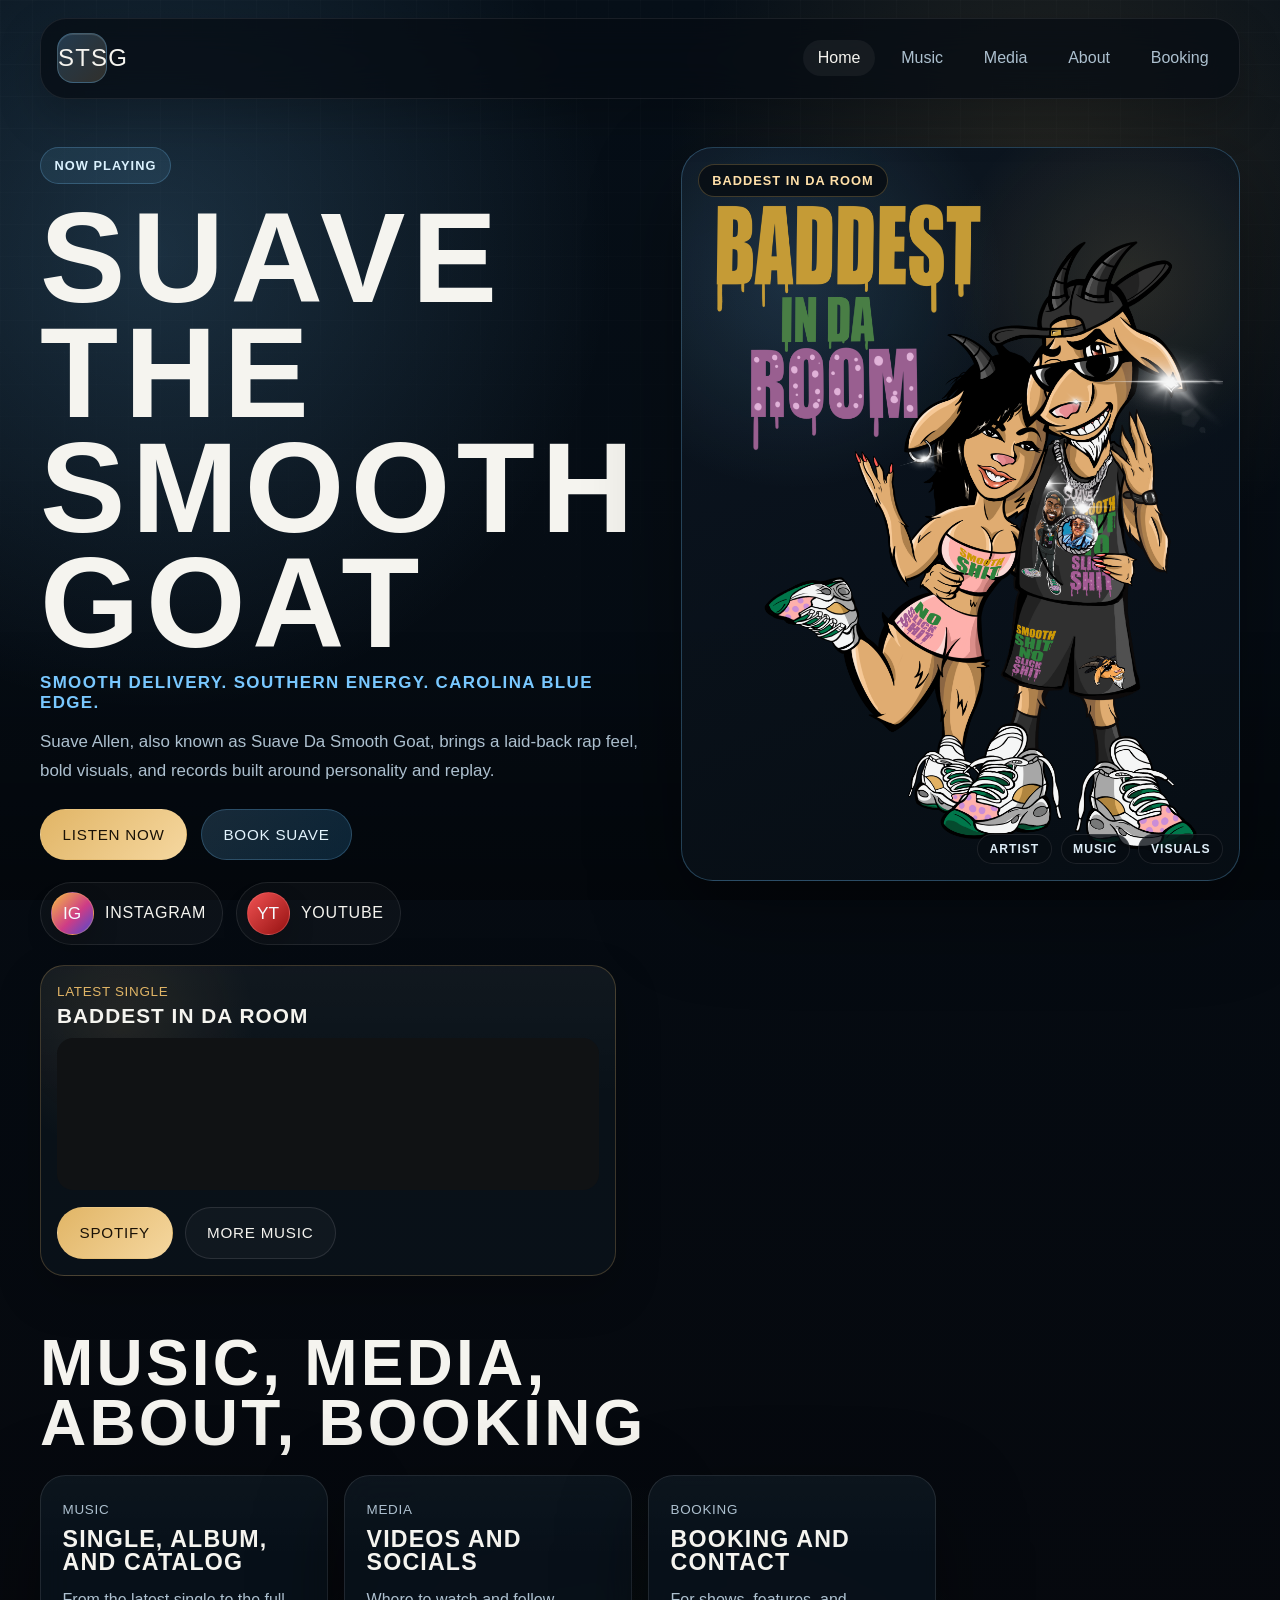
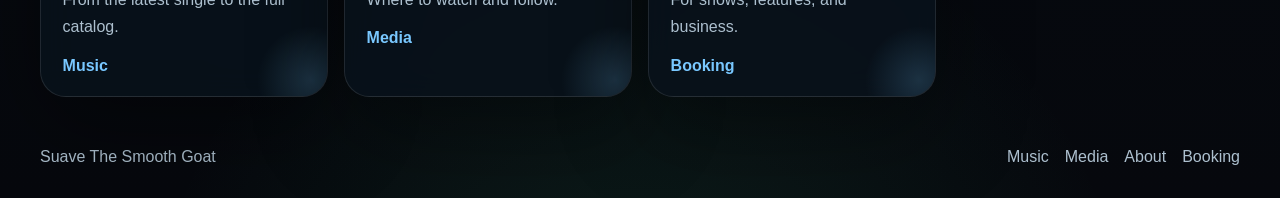
<file: index.html>
<!DOCTYPE html>
<html lang="en">
<head>
  <meta charset="UTF-8">
  <meta name="viewport" content="width=device-width, initial-scale=1.0">
  <title>Suave The Smooth Goat | Official Site</title>
  <meta
    name="description"
    content="Official site for Suave The Smooth Goat. Hear the latest single, explore media, and send booking inquiries."
  >
  <link rel="preconnect" href="https://fonts.googleapis.com">
  <link rel="preconnect" href="https://fonts.gstatic.com" crossorigin>
  <link href="https://fonts.googleapis.com/css2?family=Anton&family=Space+Grotesk:wght@400;500;700&display=swap" rel="stylesheet">
  <link rel="stylesheet" href="styles.css">
</head>
<body>
  <div class="page-shell">
    <header class="hero">
      <nav class="topbar">
        <a class="brand-mark" href="index.html">STSG</a>
        <button class="menu-toggle" type="button" aria-expanded="false" aria-controls="site-nav" aria-label="Open menu">
          <span></span>
          <span></span>
          <span></span>
        </button>
        <div class="topbar-links" id="site-nav">
          <a class="is-active" href="index.html">Home</a>
          <a href="music.html">Music</a>
          <a href="media.html">Media</a>
          <a href="about.html">About</a>
          <a href="booking.html">Booking</a>
        </div>
      </nav>

      <section class="hero-grid">
        <div class="hero-copy">
          <div class="hero-topline">
            <span class="status-pill">Now Playing</span>
          </div>
          <h1>
            <span>Suave The</span>
            <span>Smooth Goat</span>
          </h1>
          <p class="hero-subtitle">Smooth delivery. Southern energy. Carolina blue edge.</p>
          <p class="hero-text">
            Suave Allen, also known as Suave Da Smooth Goat, brings a laid-back rap feel,
            bold visuals, and records built around personality and replay.
          </p>

          <div class="hero-actions">
            <a class="button button-primary" href="music.html">Listen Now</a>
            <button class="button button-secondary" type="button" data-open-booking>Book Suave</button>
          </div>

          <div class="hero-socials" aria-label="Social links">
            <a class="hero-social-link" href="https://www.instagram.com/704suaveee?igsh=cGxidTRuYmcxOGFx" target="_blank" rel="noreferrer" aria-label="Instagram">
              <span class="social-icon social-icon-instagram" aria-hidden="true">IG</span>
              <span>Instagram</span>
            </a>
            <a class="hero-social-link" href="https://youtube.com/@suavedasmoothgoat?si=DJgppnsHRm622ST8" target="_blank" rel="noreferrer" aria-label="YouTube">
              <span class="social-icon social-icon-youtube" aria-hidden="true">YT</span>
              <span>YouTube</span>
            </a>
          </div>

          <div class="hero-player">
            <p class="music-kicker">Latest single</p>
            <h3>Baddest in Da Room</h3>
            <iframe
              src="https://open.spotify.com/embed/track/3P5gqLFVo1aS9KatmZWe0g?utm_source=generator"
              title="Spotify player for Baddest in Da Room in hero"
              loading="lazy"
              allow="autoplay; clipboard-write; encrypted-media; fullscreen; picture-in-picture"
            ></iframe>
            <div class="hero-player-actions">
              <a class="button button-primary" href="https://open.spotify.com/track/3P5gqLFVo1aS9KatmZWe0g" target="_blank" rel="noreferrer">Spotify</a>
              <a class="button button-ghost" href="music.html">More Music</a>
            </div>
          </div>
        </div>

        <div class="hero-art">
          <div class="logo-frame">
            <span class="logo-frame-badge">Baddest in da room</span>
            <img src="logo.png" alt="Suave The Smooth Goat logo art">
            <div class="logo-frame-meta">
              <span>Artist</span>
              <span>Music</span>
              <span>Visuals</span>
            </div>
          </div>
        </div>
      </section>
    </header>

    <main>
      <section class="section">
        <div class="section-heading">
          <h2>Music, media, about, booking</h2>
        </div>

        <div class="feature-grid feature-grid-four">
          <article class="panel feature-card">
            <p class="music-kicker">Music</p>
            <h3>Single, album, and catalog</h3>
            <p>From the latest single to the full catalog.</p>
            <a class="text-link" href="music.html">Music</a>
          </article>
          <article class="panel feature-card">
            <p class="music-kicker">Media</p>
            <h3>Videos and socials</h3>
            <p>Where to watch and follow.</p>
            <a class="text-link" href="media.html">Media</a>
          </article>
          <article class="panel feature-card">
            <p class="music-kicker">Booking</p>
            <h3>Booking and contact</h3>
            <p>For shows, features, and business.</p>
            <a class="text-link" href="booking.html">Booking</a>
          </article>
        </div>
      </section>

    </main>

    <footer class="site-footer">
      <p>Suave The Smooth Goat</p>
      <div class="footer-links">
        <a href="music.html">Music</a>
        <a href="media.html">Media</a>
        <a href="about.html">About</a>
        <a href="booking.html">Booking</a>
      </div>
    </footer>
  </div>

  <div class="booking-modal" id="booking-modal" hidden>
    <div class="booking-modal-backdrop" data-close-booking></div>
    <div class="booking-modal-panel" role="dialog" aria-modal="true" aria-labelledby="booking-modal-title">
      <button class="booking-modal-close" type="button" aria-label="Close booking form" data-close-booking>×</button>
      <p class="eyebrow">Booking</p>
      <h2 id="booking-modal-title">Send booking inquiry</h2>
      <p class="booking-modal-copy">
        Send show, feature, interview, or business requests here.
      </p>

      <form
        class="panel inquiry-form booking-modal-form"
        action="https://formsubmit.co/Suaveallen4@gmail.com"
        method="POST"
      >
        <input type="hidden" name="_subject" value="New Suave The Smooth Goat inquiry">
        <input type="hidden" name="_captcha" value="false">
        <input type="hidden" name="_template" value="table">

        <label>
          Name
          <input type="text" name="name" placeholder="Your name" required>
        </label>

        <label>
          Email
          <input type="email" name="email" placeholder="Your email" required>
        </label>

        <label>
          Inquiry type
          <select name="inquiry_type" required>
            <option value="">Select one</option>
            <option>Performance booking</option>
            <option>Feature request</option>
            <option>Interview or media</option>
            <option>Business collaboration</option>
          </select>
        </label>

        <label>
          Message
          <textarea name="message" rows="6" placeholder="Tell us about your event, budget, or opportunity." required></textarea>
        </label>

        <div class="stacked-actions">
          <button class="button button-primary" type="submit">Send inquiry</button>
          <a class="button button-secondary" href="booking.html">Booking page</a>
        </div>
      </form>
    </div>
  </div>

  <script src="site.js"></script>
</body>
</html>
</file>
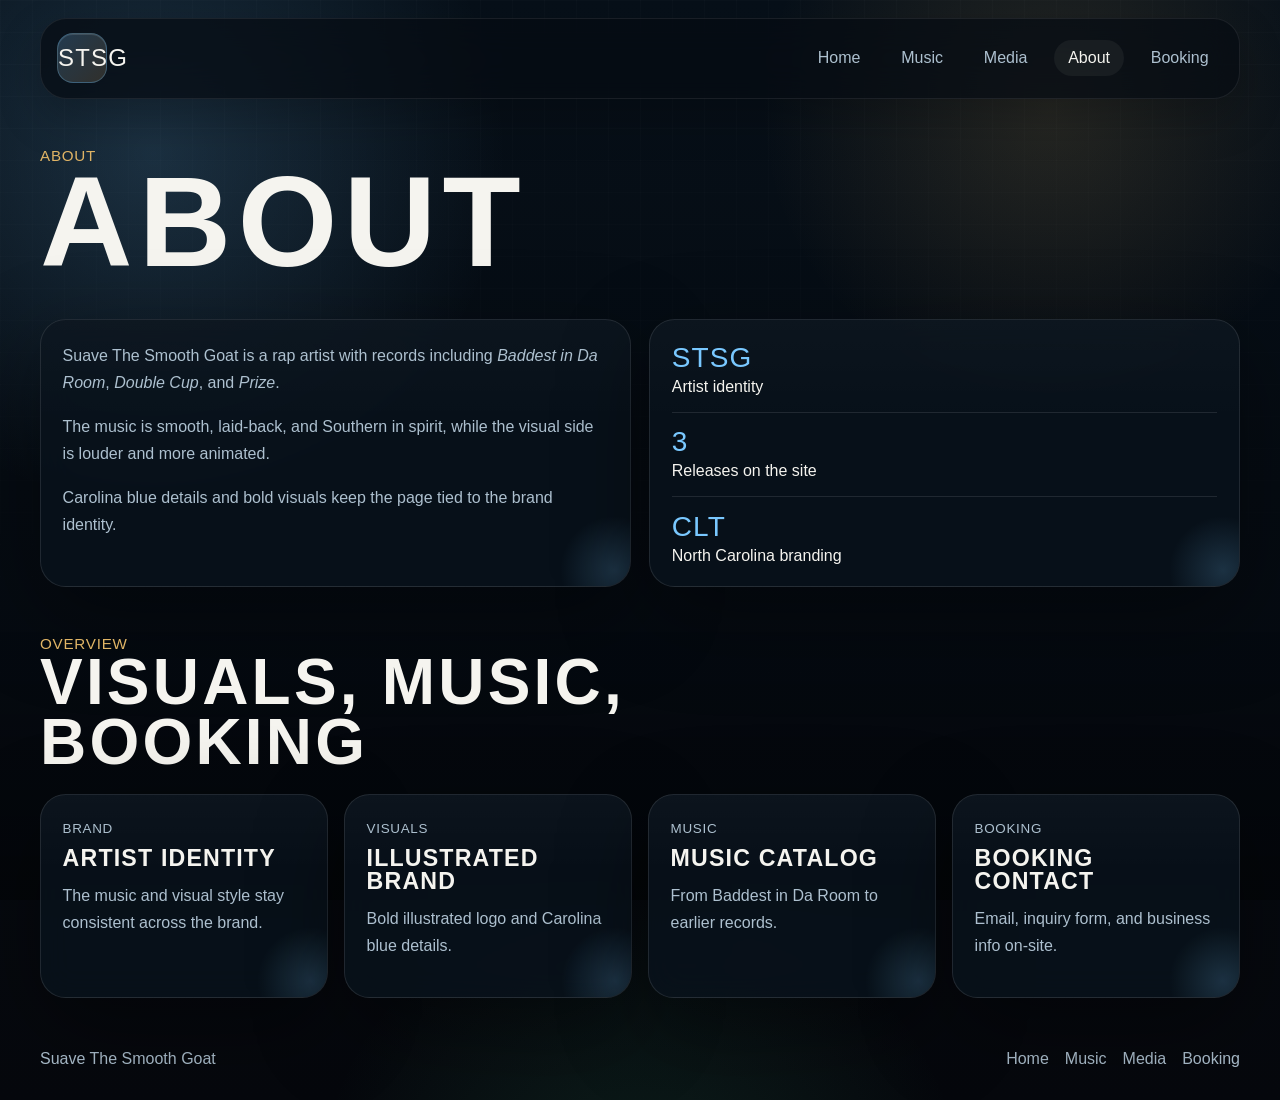
<file: about.html>
<!DOCTYPE html>
<html lang="en">
<head>
  <meta charset="UTF-8">
  <meta name="viewport" content="width=device-width, initial-scale=1.0">
  <title>About | Suave The Smooth Goat</title>
  <meta
    name="description"
    content="About Suave The Smooth Goat, with a visual brand, catalog markers, and a Carolina blue identity."
  >
  <link rel="preconnect" href="https://fonts.googleapis.com">
  <link rel="preconnect" href="https://fonts.gstatic.com" crossorigin>
  <link href="https://fonts.googleapis.com/css2?family=Anton&family=Space+Grotesk:wght@400;500;700&display=swap" rel="stylesheet">
  <link rel="stylesheet" href="styles.css">
</head>
<body class="inner-page">
  <div class="page-shell">
    <header class="page-hero">
      <nav class="topbar">
        <a class="brand-mark" href="index.html">STSG</a>
        <button class="menu-toggle" type="button" aria-expanded="false" aria-controls="site-nav" aria-label="Open menu">
          <span></span>
          <span></span>
          <span></span>
        </button>
        <div class="topbar-links" id="site-nav">
          <a href="index.html">Home</a>
          <a href="music.html">Music</a>
          <a href="media.html">Media</a>
          <a class="is-active" href="about.html">About</a>
          <a href="booking.html">Booking</a>
        </div>
      </nav>

      <section class="page-heading">
        <p class="eyebrow">About</p>
        <h1>About</h1>
      </section>
    </header>

    <main>
      <section class="section">
        <div class="split-grid">
          <article class="panel statement-panel">
            <p>
              Suave The Smooth Goat is a rap artist with records including
              <em>Baddest in Da Room</em>, <em>Double Cup</em>, and <em>Prize</em>.
            </p>
            <p>
              The music is smooth, laid-back, and Southern in spirit, while the visual side is louder and more animated.
            </p>
            <p>
              Carolina blue details and bold visuals keep the page tied to the brand identity.
            </p>
          </article>

          <article class="panel stats-panel">
            <div class="stat">
              <span class="stat-value">STSG</span>
              <span class="stat-label">Artist identity</span>
            </div>
            <div class="stat">
              <span class="stat-value">3</span>
              <span class="stat-label">Releases on the site</span>
            </div>
            <div class="stat">
              <span class="stat-value">CLT</span>
              <span class="stat-label">North Carolina branding</span>
            </div>
          </article>
        </div>
      </section>

      <section class="section">
        <div class="section-heading">
          <p class="eyebrow">Overview</p>
          <h2>Visuals, music, booking</h2>
        </div>

        <div class="feature-grid feature-grid-four">
          <article class="panel feature-card">
            <p class="music-kicker">Brand</p>
            <h3>Artist identity</h3>
            <p>The music and visual style stay consistent across the brand.</p>
          </article>
          <article class="panel feature-card">
            <p class="music-kicker">Visuals</p>
            <h3>Illustrated brand</h3>
            <p>Bold illustrated logo and Carolina blue details.</p>
          </article>
          <article class="panel feature-card">
            <p class="music-kicker">Music</p>
            <h3>Music catalog</h3>
            <p>From Baddest in Da Room to earlier records.</p>
          </article>
          <article class="panel feature-card">
            <p class="music-kicker">Booking</p>
            <h3>Booking contact</h3>
            <p>Email, inquiry form, and business info on-site.</p>
          </article>
        </div>
      </section>
    </main>

    <footer class="site-footer">
      <p>Suave The Smooth Goat</p>
      <div class="footer-links">
        <a href="index.html">Home</a>
        <a href="music.html">Music</a>
        <a href="media.html">Media</a>
        <a href="booking.html">Booking</a>
      </div>
    </footer>
  </div>
  <script src="site.js"></script>
</body>
</html>
</file>
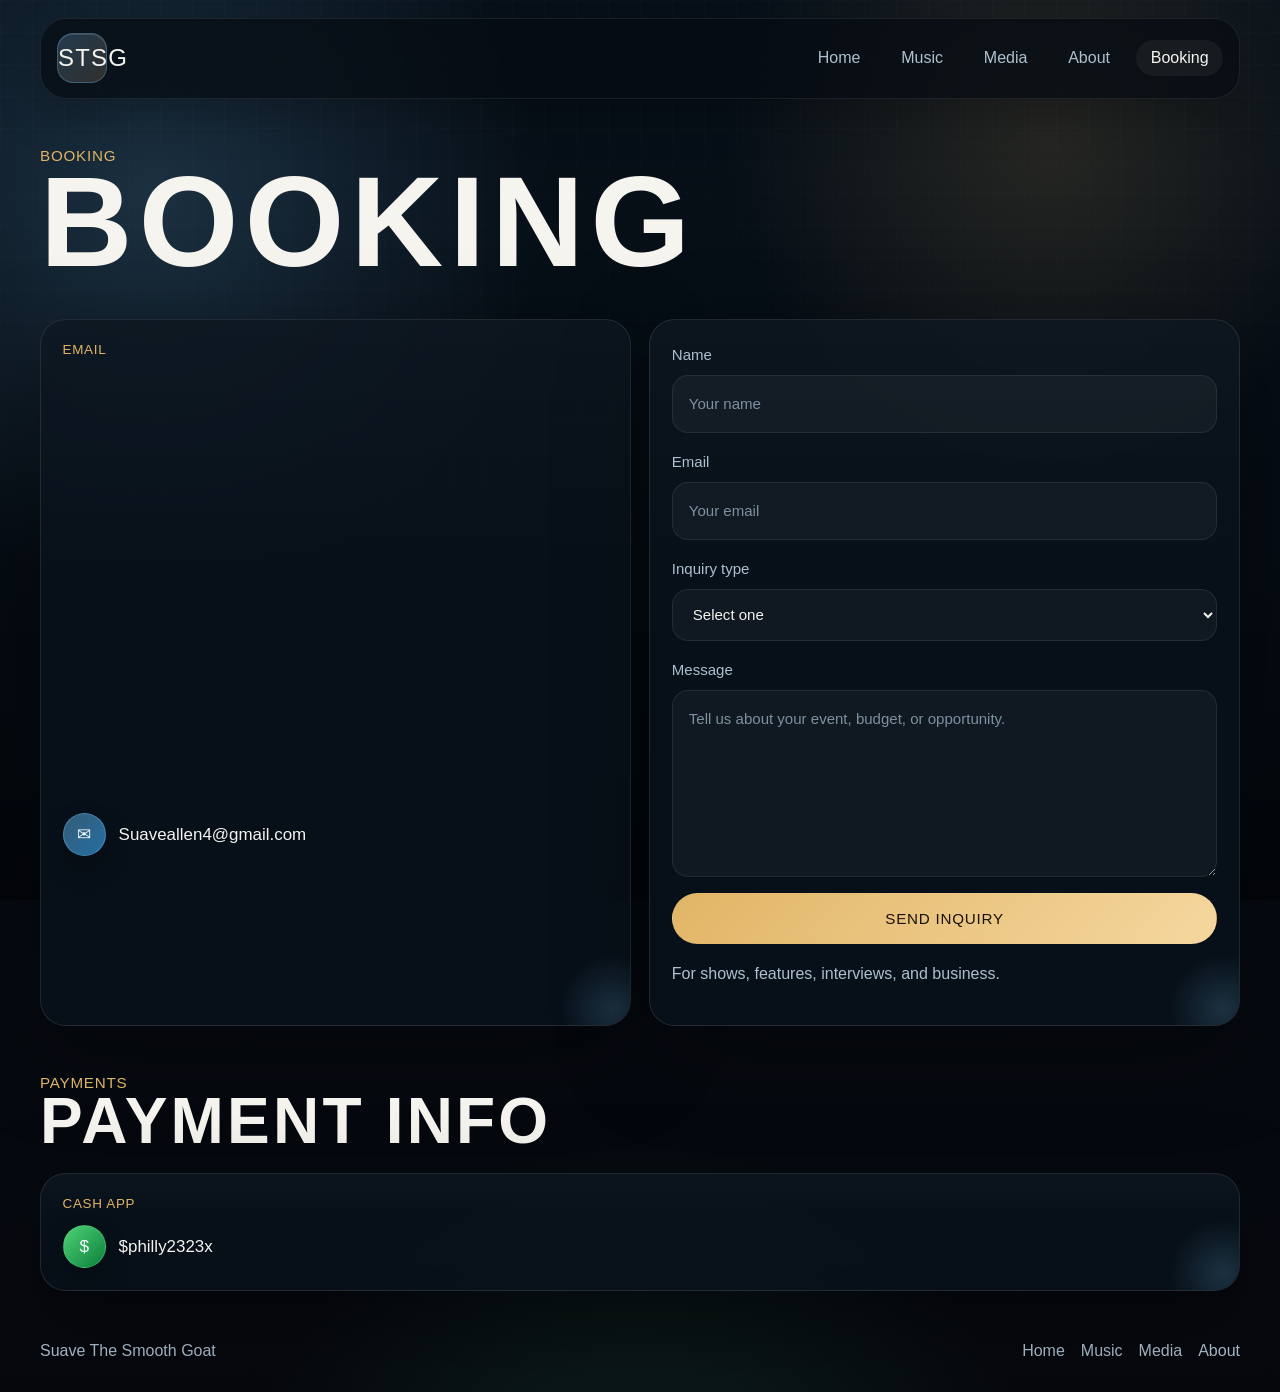
<file: booking.html>
<!DOCTYPE html>
<html lang="en">
<head>
  <meta charset="UTF-8">
  <meta name="viewport" content="width=device-width, initial-scale=1.0">
  <title>Booking | Suave The Smooth Goat</title>
  <meta
    name="description"
    content="Booking and business contact details for Suave The Smooth Goat."
  >
  <link rel="preconnect" href="https://fonts.googleapis.com">
  <link rel="preconnect" href="https://fonts.gstatic.com" crossorigin>
  <link href="https://fonts.googleapis.com/css2?family=Anton&family=Space+Grotesk:wght@400;500;700&display=swap" rel="stylesheet">
  <link rel="stylesheet" href="styles.css">
</head>
<body class="inner-page">
  <div class="page-shell">
    <header class="page-hero">
      <nav class="topbar">
        <a class="brand-mark" href="index.html">STSG</a>
        <button class="menu-toggle" type="button" aria-expanded="false" aria-controls="site-nav" aria-label="Open menu">
          <span></span>
          <span></span>
          <span></span>
        </button>
        <div class="topbar-links" id="site-nav">
          <a href="index.html">Home</a>
          <a href="music.html">Music</a>
          <a href="media.html">Media</a>
          <a href="about.html">About</a>
          <a class="is-active" href="booking.html">Booking</a>
        </div>
      </nav>

      <section class="page-heading">
        <p class="eyebrow">Booking</p>
        <h1>Booking</h1>
      </section>
    </header>

    <main>
      <section class="section">
        <div class="booking-grid">
          <div class="contact-cards">
            <article class="panel contact-card">
              <span class="contact-label">Email</span>
              <a class="social-link" href="mailto:Suaveallen4@gmail.com">
                <span class="social-icon" aria-hidden="true">✉</span>
                <span>Suaveallen4@gmail.com</span>
              </a>
            </article>
          </div>

          <form
            class="panel inquiry-form"
            action="https://formsubmit.co/Suaveallen4@gmail.com"
            method="POST"
          >
            <input type="hidden" name="_subject" value="New Suave The Smooth Goat inquiry">
            <input type="hidden" name="_captcha" value="false">
            <input type="hidden" name="_template" value="table">

            <label>
              Name
              <input type="text" name="name" placeholder="Your name" required>
            </label>

            <label>
              Email
              <input type="email" name="email" placeholder="Your email" required>
            </label>

            <label>
              Inquiry type
              <select name="inquiry_type" required>
                <option value="">Select one</option>
                <option>Performance booking</option>
                <option>Feature request</option>
                <option>Interview or media</option>
                <option>Business collaboration</option>
              </select>
            </label>

            <label>
              Message
              <textarea name="message" rows="6" placeholder="Tell us about your event, budget, or opportunity." required></textarea>
            </label>

            <button class="button button-primary" type="submit">Send inquiry</button>
            <p class="form-note">For shows, features, interviews, and business.</p>
          </form>
        </div>
      </section>

      <section class="section">
        <div class="section-heading">
          <p class="eyebrow">Payments</p>
          <h2>Payment info</h2>
        </div>

        <div class="contact-cards">
          <article class="panel contact-card">
            <span class="contact-label">Cash App</span>
            <p class="social-link">
              <span class="social-icon social-icon-cashapp" aria-hidden="true">$</span>
              <span>$philly2323x</span>
            </p>
          </article>
        </div>
      </section>
    </main>

    <footer class="site-footer">
      <p>Suave The Smooth Goat</p>
      <div class="footer-links">
        <a href="index.html">Home</a>
        <a href="music.html">Music</a>
        <a href="media.html">Media</a>
        <a href="about.html">About</a>
      </div>
    </footer>
  </div>
  <script src="site.js"></script>
</body>
</html>
</file>
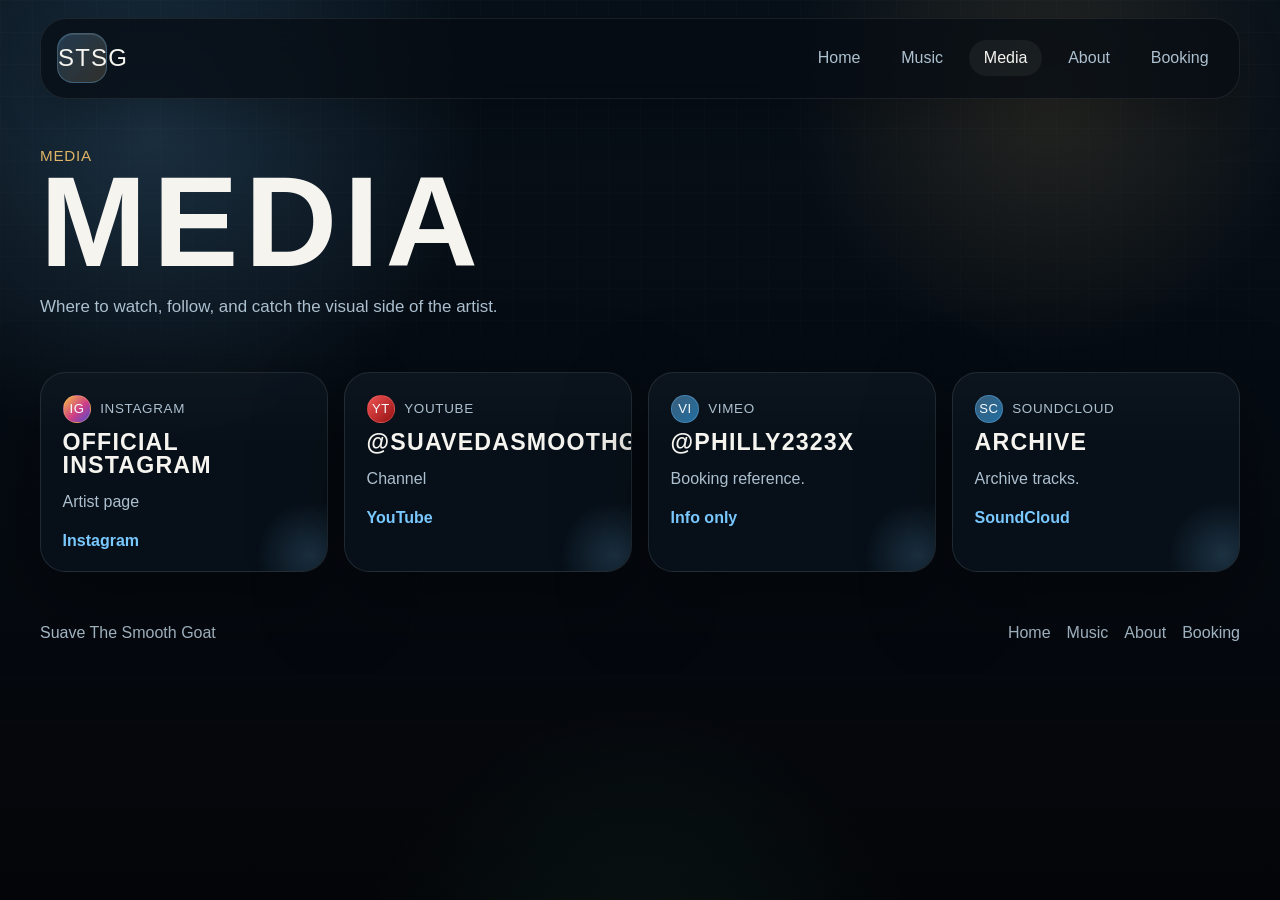
<file: media.html>
<!DOCTYPE html>
<html lang="en">
<head>
  <meta charset="UTF-8">
  <meta name="viewport" content="width=device-width, initial-scale=1.0">
  <title>Media | Suave The Smooth Goat</title>
  <meta
    name="description"
    content="Media and social channels for Suave The Smooth Goat, including YouTube, Instagram, and visual brand presentation."
  >
  <link rel="preconnect" href="https://fonts.googleapis.com">
  <link rel="preconnect" href="https://fonts.gstatic.com" crossorigin>
  <link href="https://fonts.googleapis.com/css2?family=Anton&family=Space+Grotesk:wght@400;500;700&display=swap" rel="stylesheet">
  <link rel="stylesheet" href="styles.css">
</head>
<body class="inner-page">
  <div class="page-shell">
    <header class="page-hero">
      <nav class="topbar">
        <a class="brand-mark" href="index.html">STSG</a>
        <button class="menu-toggle" type="button" aria-expanded="false" aria-controls="site-nav" aria-label="Open menu">
          <span></span>
          <span></span>
          <span></span>
        </button>
        <div class="topbar-links" id="site-nav">
          <a href="index.html">Home</a>
          <a href="music.html">Music</a>
          <a class="is-active" href="media.html">Media</a>
          <a href="about.html">About</a>
          <a href="booking.html">Booking</a>
        </div>
      </nav>

      <section class="page-heading">
        <p class="eyebrow">Media</p>
        <h1>Media</h1>
        <p class="hero-text">Where to watch, follow, and catch the visual side of the artist.</p>
      </section>
    </header>

    <main>
      <section class="section">
        <div class="feature-grid feature-grid-four">
          <article class="panel feature-card">
            <p class="music-kicker platform-kicker"><span class="social-icon social-icon-instagram" aria-hidden="true">IG</span><span>Instagram</span></p>
            <h3>Official Instagram</h3>
            <p>Artist page</p>
            <a class="text-link" href="https://www.instagram.com/704suaveee?igsh=cGxidTRuYmcxOGFx" target="_blank" rel="noreferrer">Instagram</a>
          </article>
          <article class="panel feature-card">
            <p class="music-kicker platform-kicker"><span class="social-icon social-icon-youtube" aria-hidden="true">YT</span><span>YouTube</span></p>
            <h3>@suavedasmoothgoat</h3>
            <p>Channel</p>
            <a class="text-link" href="https://youtube.com/@suavedasmoothgoat?si=DJgppnsHRm622ST8" target="_blank" rel="noreferrer">YouTube</a>
          </article>
          <article class="panel feature-card">
            <p class="music-kicker platform-kicker"><span class="social-icon" aria-hidden="true">VI</span><span>Vimeo</span></p>
            <h3>@philly2323x</h3>
            <p>Booking reference.</p>
            <span class="text-link">Info only</span>
          </article>
          <article class="panel feature-card">
            <p class="music-kicker platform-kicker"><span class="social-icon" aria-hidden="true">SC</span><span>SoundCloud</span></p>
            <h3>Archive</h3>
            <p>Archive tracks.</p>
            <a class="text-link" href="https://soundcloud.com/user-722110719" target="_blank" rel="noreferrer">SoundCloud</a>
          </article>
        </div>
      </section>
    </main>

    <footer class="site-footer">
      <p>Suave The Smooth Goat</p>
      <div class="footer-links">
        <a href="index.html">Home</a>
        <a href="music.html">Music</a>
        <a href="about.html">About</a>
        <a href="booking.html">Booking</a>
      </div>
    </footer>
  </div>
  <script src="site.js"></script>
</body>
</html>
</file>
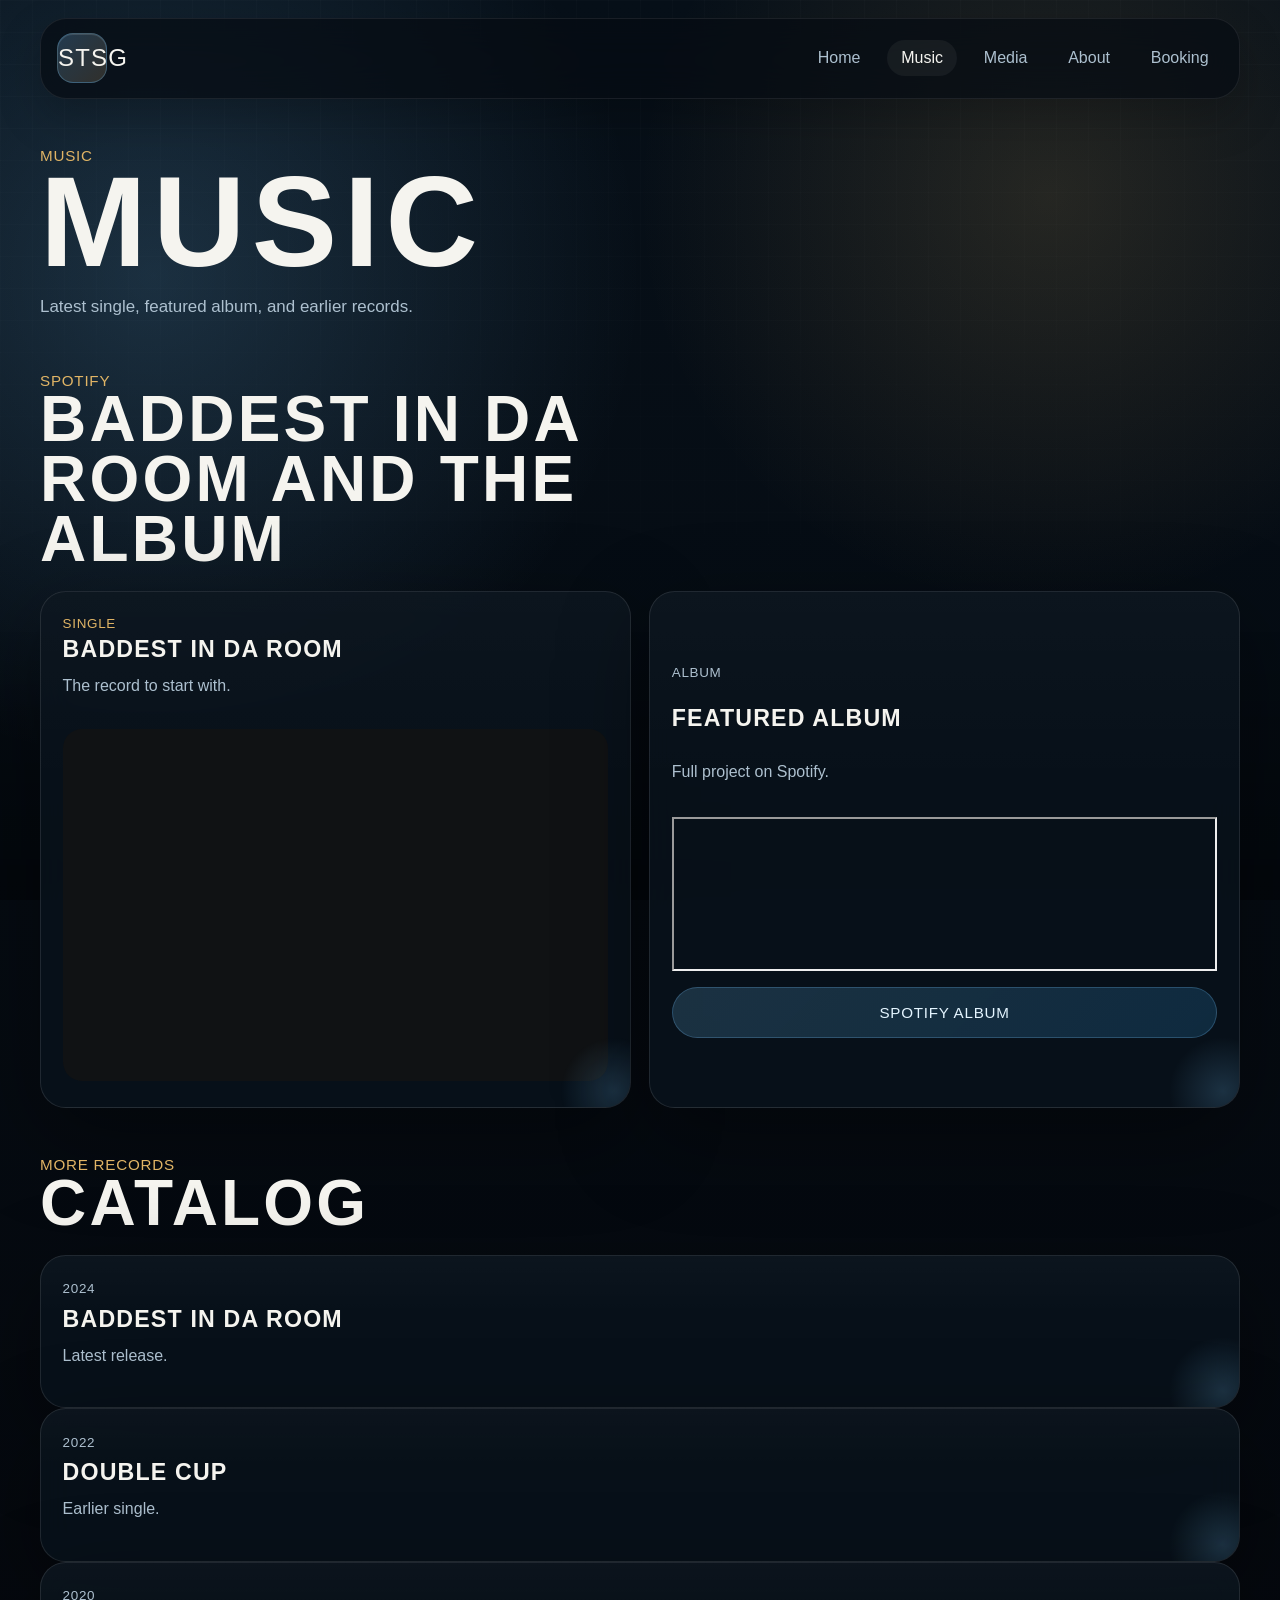
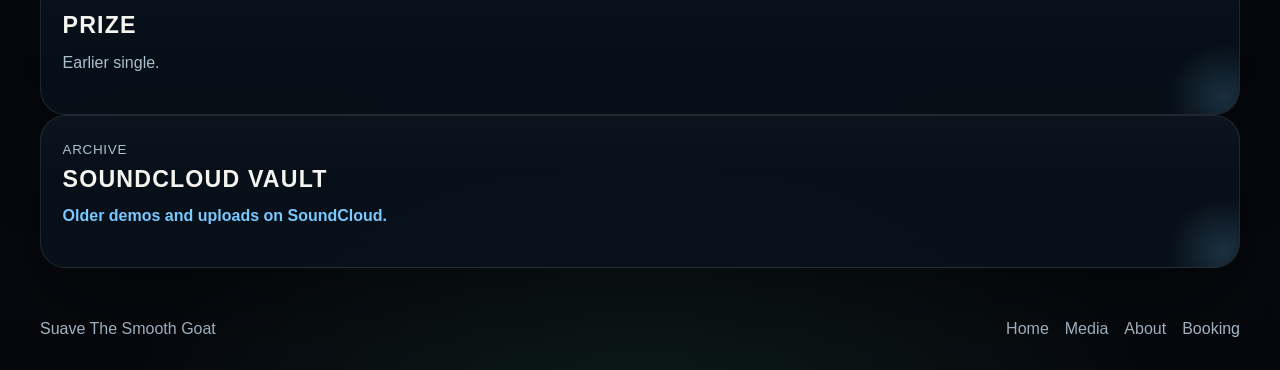
<file: music.html>
<!DOCTYPE html>
<html lang="en">
<head>
  <meta charset="UTF-8">
  <meta name="viewport" content="width=device-width, initial-scale=1.0">
  <title>Music | Suave The Smooth Goat</title>
  <meta
    name="description"
    content="Stream music from Suave The Smooth Goat, including the latest single, featured album, and catalog references."
  >
  <link rel="preconnect" href="https://fonts.googleapis.com">
  <link rel="preconnect" href="https://fonts.gstatic.com" crossorigin>
  <link href="https://fonts.googleapis.com/css2?family=Anton&family=Space+Grotesk:wght@400;500;700&display=swap" rel="stylesheet">
  <link rel="stylesheet" href="styles.css">
</head>
<body class="inner-page">
  <div class="page-shell">
    <header class="page-hero">
      <nav class="topbar">
        <a class="brand-mark" href="index.html">STSG</a>
        <button class="menu-toggle" type="button" aria-expanded="false" aria-controls="site-nav" aria-label="Open menu">
          <span></span>
          <span></span>
          <span></span>
        </button>
        <div class="topbar-links" id="site-nav">
          <a href="index.html">Home</a>
          <a class="is-active" href="music.html">Music</a>
          <a href="media.html">Media</a>
          <a href="about.html">About</a>
          <a href="booking.html">Booking</a>
        </div>
      </nav>

      <section class="page-heading">
        <p class="eyebrow">Music</p>
        <h1>Music</h1>
        <p class="hero-text">Latest single, featured album, and earlier records.</p>
      </section>
    </header>

    <main>
      <section class="section">
        <div class="section-heading">
          <p class="eyebrow">Spotify</p>
          <h2>Baddest in Da Room and the album</h2>
        </div>

        <div class="music-grid music-grid-featured">
          <article class="panel player-panel">
            <p class="music-kicker">Single</p>
            <h3>Baddest in Da Room</h3>
            <p class="release-meta">The record to start with.</p>
            <iframe
              src="https://open.spotify.com/embed/track/3P5gqLFVo1aS9KatmZWe0g?utm_source=generator"
              title="Spotify player for Baddest in Da Room"
              loading="lazy"
              allow="autoplay; clipboard-write; encrypted-media; fullscreen; picture-in-picture"
            ></iframe>
          </article>
          <article class="panel release-panel">
            <p class="music-kicker">Album</p>
            <h3>Featured album</h3>
            <p>Full project on Spotify.</p>
            <iframe
              src="https://open.spotify.com/embed/album/36TssRdwbdHCSwlqAFWKQa?utm_source=generator"
              title="Spotify player for featured album"
              loading="lazy"
              allow="autoplay; clipboard-write; encrypted-media; fullscreen; picture-in-picture"
            ></iframe>
            <a class="button button-secondary" href="https://open.spotify.com/album/36TssRdwbdHCSwlqAFWKQa?si=xAlyuQ0mTWSVu78FlxKxZQ" target="_blank" rel="noreferrer">Spotify Album</a>
          </article>
        </div>
      </section>

      <section class="section">
        <div class="section-heading">
          <p class="eyebrow">More records</p>
          <h2>Catalog</h2>
        </div>
        <div class="release-row">
          <article class="panel release-card">
            <p class="music-kicker">2024</p>
            <h3>Baddest in Da Room</h3>
            <p>Latest release.</p>
          </article>
          <article class="panel release-card">
            <p class="music-kicker">2022</p>
            <h3>Double Cup</h3>
            <p>Earlier single.</p>
          </article>
          <article class="panel release-card">
            <p class="music-kicker">2020</p>
            <h3>Prize</h3>
            <p>Earlier single.</p>
          </article>
          <article class="panel release-card">
            <p class="music-kicker">Archive</p>
            <h3>SoundCloud vault</h3>
            <p><a href="https://soundcloud.com/user-722110719" target="_blank" rel="noreferrer">Older demos and uploads on SoundCloud.</a></p>
          </article>
        </div>
      </section>
    </main>

    <footer class="site-footer">
      <p>Suave The Smooth Goat</p>
      <div class="footer-links">
        <a href="index.html">Home</a>
        <a href="media.html">Media</a>
        <a href="about.html">About</a>
        <a href="booking.html">Booking</a>
      </div>
    </footer>
  </div>
  <script src="site.js"></script>
</body>
</html>
</file>
<file: styles.css>
:root {
  --bg: #081018;
  --bg-soft: #101d29;
  --panel: rgba(9, 18, 27, 0.86);
  --panel-strong: rgba(12, 23, 35, 0.96);
  --ink: #f5f4ef;
  --muted: #adc0cf;
  --line: rgba(255, 255, 255, 0.1);
  --line-strong: rgba(112, 196, 255, 0.28);
  --sky: #79c8ff;
  --sky-deep: #2b89c8;
  --gold: #e1b566;
  --gold-deep: #8d5c19;
  --green: #45cc8d;
  --shadow: 0 30px 90px rgba(0, 0, 0, 0.38);
  --shadow-soft: 0 18px 45px rgba(0, 0, 0, 0.22);
}

* {
  box-sizing: border-box;
}

html {
  scroll-behavior: smooth;
}

body {
  margin: 0;
  min-height: 100vh;
  font-family: "Manrope", sans-serif;
  color: var(--ink);
  background:
    radial-gradient(circle at 12% 14%, rgba(121, 200, 255, 0.18), transparent 24%),
    radial-gradient(circle at 82% 10%, rgba(225, 181, 102, 0.14), transparent 20%),
    radial-gradient(circle at 50% 110%, rgba(69, 204, 141, 0.12), transparent 24%),
    linear-gradient(180deg, #071019 0%, #050b12 44%, #06080d 100%);
}

body.modal-open {
  overflow: hidden;
}

body::before,
body::after {
  content: "";
  position: fixed;
  inset: 0;
  pointer-events: none;
  z-index: -2;
}

body::before {
  background:
    linear-gradient(rgba(255, 255, 255, 0.025) 1px, transparent 1px),
    linear-gradient(90deg, rgba(255, 255, 255, 0.025) 1px, transparent 1px);
  background-size: 32px 32px;
  mask-image: linear-gradient(180deg, rgba(0, 0, 0, 0.7), transparent 92%);
}

body::after {
  inset: auto 0 0;
  height: 30vh;
  background: linear-gradient(180deg, transparent, rgba(0, 0, 0, 0.32));
  z-index: -1;
}

a {
  color: inherit;
  text-decoration: none;
}

img {
  display: block;
  max-width: 100%;
}

button,
input,
select,
textarea {
  font: inherit;
}

.page-shell {
  position: relative;
  overflow: clip;
}

.hero,
.page-hero,
.section,
.site-footer {
  width: min(1200px, calc(100% - 2rem));
  margin: 0 auto;
}

.hero {
  padding: 1.1rem 0 2.4rem;
}

.page-hero {
  padding: 1.1rem 0 1.3rem;
}

.topbar {
  position: sticky;
  top: 1rem;
  z-index: 20;
  display: flex;
  align-items: center;
  justify-content: space-between;
  gap: 1.25rem;
  padding: 0.9rem 1rem;
  border: 1px solid rgba(255, 255, 255, 0.08);
  border-radius: 1.65rem;
  background: rgba(6, 12, 18, 0.72);
  backdrop-filter: blur(18px);
  box-shadow: var(--shadow-soft);
}

.brand-lockup {
  display: inline-flex;
  align-items: center;
  gap: 0.85rem;
  min-width: 0;
}

.brand-mark,
.eyebrow,
h1,
h2,
h3,
.button,
.signal-label,
.metric-value,
.music-kicker,
.contact-label,
.platform-label {
  font-family: "Bebas Neue", sans-serif;
  letter-spacing: 0.05em;
}

.brand-mark {
  display: inline-grid;
  place-items: center;
  width: 3.15rem;
  height: 3.15rem;
  border-radius: 1rem;
  border: 1px solid rgba(121, 200, 255, 0.28);
  background:
    linear-gradient(135deg, rgba(121, 200, 255, 0.22), rgba(225, 181, 102, 0.18)),
    rgba(12, 22, 32, 0.9);
  color: var(--ink);
  font-size: 1.5rem;
  box-shadow: inset 0 1px 0 rgba(255, 255, 255, 0.12);
}

.brand-copy {
  display: grid;
  gap: 0.1rem;
  min-width: 0;
}

.brand-copy strong {
  font-size: 0.95rem;
  font-weight: 800;
  letter-spacing: 0.03em;
}

.brand-copy span {
  color: var(--muted);
  font-size: 0.78rem;
  letter-spacing: 0.08em;
  text-transform: uppercase;
}

.topbar-links {
  display: flex;
  flex-wrap: wrap;
  justify-content: flex-end;
  gap: 0.75rem;
}

.topbar-links a {
  padding: 0.55rem 0.9rem;
  border-radius: 999px;
  color: var(--muted);
  transition: transform 180ms ease, color 180ms ease, background-color 180ms ease, border-color 180ms ease;
}

.topbar-links a:hover,
.topbar-links a:focus-visible,
.topbar-links .is-active {
  color: var(--ink);
  background: rgba(255, 255, 255, 0.05);
}

.topbar-links a:hover,
.topbar-links a:focus-visible {
  transform: translateY(-1px);
}

.topbar-links .nav-cta {
  border: 1px solid rgba(225, 181, 102, 0.26);
  background: rgba(225, 181, 102, 0.1);
  color: #ffe3b1;
}

.menu-toggle {
  display: none;
  align-items: center;
  justify-content: center;
  flex-direction: column;
  gap: 0.28rem;
  width: 3.15rem;
  height: 3.15rem;
  margin-left: auto;
  border: 1px solid rgba(121, 200, 255, 0.22);
  border-radius: 1rem;
  background: rgba(255, 255, 255, 0.03);
  color: var(--ink);
  cursor: pointer;
}

.menu-toggle span {
  width: 1.2rem;
  height: 2px;
  border-radius: 999px;
  background: currentColor;
  transition: transform 180ms ease, opacity 180ms ease;
}

.menu-open .menu-toggle span:nth-child(1) {
  transform: translateY(0.38rem) rotate(45deg);
}

.menu-open .menu-toggle span:nth-child(2) {
  opacity: 0;
}

.menu-open .menu-toggle span:nth-child(3) {
  transform: translateY(-0.38rem) rotate(-45deg);
}

.hero-grid {
  display: grid;
  grid-template-columns: minmax(0, 1.05fr) minmax(320px, 0.95fr);
  gap: 1.5rem;
  align-items: start;
  padding: 3rem 0 1.2rem;
}

.page-heading {
  max-width: 46rem;
  padding: 3rem 0 0.4rem;
  animation: rise-in 720ms ease both;
}

.hero-copy,
.hero-art,
.hero-metrics > *,
.section-heading,
.music-grid > *,
.split-grid > *,
.feature-grid > *,
.link-grid > *,
.booking-grid > * {
  animation: rise-in 720ms ease both;
}

.hero-topline {
  display: flex;
  flex-wrap: wrap;
  gap: 0.75rem;
  align-items: center;
  margin-bottom: 1rem;
}

.eyebrow {
  margin: 0;
  color: var(--gold);
  font-size: 0.95rem;
  text-transform: uppercase;
}

.status-pill {
  display: inline-flex;
  align-items: center;
  min-height: 2.3rem;
  padding: 0.4rem 0.85rem;
  border-radius: 999px;
  border: 1px solid rgba(121, 200, 255, 0.24);
  background: rgba(121, 200, 255, 0.1);
  color: #dbf2ff;
  font-size: 0.8rem;
  font-weight: 700;
  letter-spacing: 0.08em;
  text-transform: uppercase;
}

h1,
h2,
h3,
p {
  margin-top: 0;
}

h1 {
  margin-bottom: 0.8rem;
  font-size: clamp(3.5rem, 11vw, 8rem);
  line-height: 0.9;
  text-transform: uppercase;
}

h1 span {
  display: block;
}

.page-heading h1 {
  max-width: 9.5ch;
}

.hero-subtitle {
  margin-bottom: 0.85rem;
  color: var(--sky);
  font-size: 1.06rem;
  font-weight: 800;
  letter-spacing: 0.08em;
  text-transform: uppercase;
}

.hero-text,
.section-lead,
.release-meta,
.statement-panel p,
.release-panel p,
.release-card p,
.feature-card p,
.form-note,
label,
.contact-meta,
.metric-label,
.signal-card p,
.checklist span,
.list-clean li {
  color: var(--muted);
  line-height: 1.72;
}

.hero-text {
  max-width: 42rem;
  margin-bottom: 1.5rem;
  font-size: 1.06rem;
}

.hero-actions {
  display: flex;
  flex-wrap: wrap;
  gap: 0.85rem;
  margin-bottom: 1.35rem;
}

.hero-socials {
  display: flex;
  flex-wrap: wrap;
  gap: 0.8rem;
  margin-bottom: 1.25rem;
}

.hero-social-link {
  display: inline-flex;
  align-items: center;
  gap: 0.7rem;
  min-height: 3.1rem;
  padding: 0.55rem 1rem 0.55rem 0.6rem;
  border: 1px solid rgba(255, 255, 255, 0.09);
  border-radius: 999px;
  background: rgba(255, 255, 255, 0.03);
  color: var(--ink);
  transition: transform 180ms ease, border-color 180ms ease, background-color 180ms ease;
}

.hero-social-link:hover,
.hero-social-link:focus-visible {
  transform: translateY(-2px);
  border-color: rgba(121, 200, 255, 0.24);
  background: rgba(255, 255, 255, 0.05);
}

.hero-social-link span:last-child {
  font-family: "Bebas Neue", sans-serif;
  letter-spacing: 0.05em;
  text-transform: uppercase;
}

.hero-player {
  max-width: 36rem;
  padding: 1rem;
  border: 1px solid rgba(225, 181, 102, 0.24);
  border-radius: 1.5rem;
  background:
    radial-gradient(circle at 14% 18%, rgba(225, 181, 102, 0.1), transparent 24%),
    linear-gradient(180deg, rgba(255, 255, 255, 0.03), transparent 42%),
    rgba(10, 18, 26, 0.9);
  box-shadow: var(--shadow-soft);
}

.hero-player h3 {
  margin-bottom: 0.7rem;
  font-size: 1.3rem;
  text-transform: uppercase;
  line-height: 1;
}

.hero-player iframe {
  width: 100%;
  min-height: 152px;
  border: 0;
  border-radius: 1rem;
  background: #101214;
}

.hero-player-actions {
  display: flex;
  flex-wrap: wrap;
  gap: 0.75rem;
  margin-top: 0.85rem;
}

.button {
  display: inline-flex;
  align-items: center;
  justify-content: center;
  min-height: 3.2rem;
  padding: 0.85rem 1.35rem;
  border: 1px solid transparent;
  border-radius: 999px;
  cursor: pointer;
  font-size: 0.95rem;
  text-transform: uppercase;
  transition: transform 180ms ease, box-shadow 180ms ease, background-color 180ms ease, border-color 180ms ease;
}

.button:hover,
.button:focus-visible {
  transform: translateY(-2px);
  box-shadow: 0 16px 28px rgba(0, 0, 0, 0.22);
}

.button-primary {
  background: linear-gradient(135deg, var(--gold), #f5d79f);
  color: #1a1207;
}

.button-secondary {
  background: linear-gradient(135deg, rgba(121, 200, 255, 0.18), rgba(43, 137, 200, 0.22));
  border-color: rgba(121, 200, 255, 0.24);
  color: #e4f5ff;
}

.button-ghost {
  background: rgba(255, 255, 255, 0.03);
  border-color: rgba(255, 255, 255, 0.11);
  color: var(--ink);
}

.stacked-actions {
  display: flex;
  flex-direction: column;
  gap: 0.8rem;
}

.signal-row,
.hero-metrics,
.feature-grid,
.link-grid {
  display: grid;
  gap: 1rem;
}

.signal-row {
  grid-template-columns: repeat(3, minmax(0, 1fr));
}

.signal-card,
.metric-card,
.panel {
  position: relative;
  overflow: hidden;
  border: 1px solid var(--line);
  border-radius: 1.6rem;
  background:
    linear-gradient(180deg, rgba(255, 255, 255, 0.02), transparent 38%),
    var(--panel);
  box-shadow: var(--shadow);
  backdrop-filter: blur(16px);
}

.signal-card::before,
.metric-card::before,
.panel::before {
  content: "";
  position: absolute;
  inset: auto -2.5rem -2.5rem auto;
  width: 7rem;
  height: 7rem;
  border-radius: 50%;
  background: radial-gradient(circle, rgba(121, 200, 255, 0.18), transparent 68%);
  pointer-events: none;
}

.signal-card,
.metric-card,
.panel {
  padding: 1.35rem;
}

.signal-label,
.music-kicker,
.contact-label,
.platform-label {
  display: inline-block;
  margin-bottom: 0.45rem;
  color: var(--gold);
  font-size: 0.84rem;
  text-transform: uppercase;
}

.signal-card p,
.metric-card p {
  margin-bottom: 0;
}

.platform-kicker {
  display: inline-flex;
  align-items: center;
  gap: 0.55rem;
}

.platform-kicker .social-icon {
  width: 1.8rem;
  height: 1.8rem;
  font-size: 0.82rem;
  box-shadow: none;
}

.platform-kicker span:last-child {
  line-height: 1;
}

.hero-art {
  display: grid;
  gap: 1rem;
  transform: translateY(-24px);
}

.logo-stage,
.logo-frame {
  position: relative;
  padding: 1rem;
  border-radius: 2rem;
  border: 1px solid var(--line-strong);
  background:
    radial-gradient(circle at 20% 18%, rgba(121, 200, 255, 0.16), transparent 28%),
    radial-gradient(circle at 80% 18%, rgba(225, 181, 102, 0.14), transparent 24%),
    linear-gradient(160deg, rgba(12, 22, 33, 0.96), rgba(7, 14, 21, 0.94));
  box-shadow: var(--shadow);
}

.logo-stage img,
.logo-frame img {
  width: 100%;
  border-radius: 1.35rem;
}

.logo-stage-badge,
.logo-frame-badge {
  position: absolute;
  top: 1rem;
  left: 1rem;
  z-index: 1;
  padding: 0.5rem 0.8rem;
  border-radius: 999px;
  border: 1px solid rgba(225, 181, 102, 0.26);
  background: rgba(8, 14, 20, 0.88);
  color: #ffe0a9;
  font-size: 0.8rem;
  font-weight: 700;
  letter-spacing: 0.08em;
  text-transform: uppercase;
}

.logo-stage-notes,
.logo-frame-meta {
  position: absolute;
  right: 1rem;
  bottom: 1rem;
  display: flex;
  flex-wrap: wrap;
  justify-content: flex-end;
  gap: 0.55rem;
}

.logo-stage-notes span,
.logo-frame-meta span {
  padding: 0.42rem 0.72rem;
  border-radius: 999px;
  border: 1px solid rgba(255, 255, 255, 0.09);
  background: rgba(7, 12, 18, 0.78);
  color: #deedf7;
  font-size: 0.76rem;
  font-weight: 700;
  letter-spacing: 0.08em;
  text-transform: uppercase;
}

.hero-sidecard h2 {
  max-width: 10ch;
  font-size: clamp(2rem, 4vw, 3rem);
}

.list-clean {
  margin: 0;
  padding-left: 1.15rem;
}

.list-tight {
  display: grid;
  gap: 0.25rem;
}

.hero-metrics,
.feature-grid-four,
.link-grid {
  grid-template-columns: repeat(4, minmax(0, 1fr));
}

.metric-card {
  display: grid;
  gap: 0.35rem;
}

.metric-value {
  color: var(--ink);
  font-size: 1.6rem;
  line-height: 1;
}

.metric-label {
  margin: 0;
}

.section {
  padding: 0 0 3rem;
}

.strip {
  display: flex;
  flex-wrap: wrap;
  gap: 0.75rem;
  align-items: center;
  justify-content: center;
  width: min(1200px, calc(100% - 2rem));
  margin: 0 auto 2rem;
  padding: 0.85rem 1rem;
  border: 1px solid var(--line);
  border-radius: 999px;
  background: rgba(255, 255, 255, 0.03);
  color: var(--muted);
  text-transform: uppercase;
  letter-spacing: 0.08em;
}

.strip p {
  margin: 0;
}

.section-heading {
  max-width: 48rem;
  margin-bottom: 1.35rem;
}

h2 {
  margin-bottom: 0.35rem;
  font-size: clamp(2.2rem, 5vw, 4rem);
  line-height: 0.94;
  text-transform: uppercase;
}

.section-lead {
  max-width: 42rem;
  margin-bottom: 0;
}

.music-grid,
.split-grid,
.booking-grid {
  display: grid;
  grid-template-columns: repeat(2, minmax(0, 1fr));
  gap: 1.15rem;
}

.player-panel h3,
.release-panel h3,
.feature-card h3,
.release-card h3,
.statement-panel h3,
.inquiry-form h3 {
  margin-bottom: 0.7rem;
  font-size: 1.45rem;
  text-transform: uppercase;
  line-height: 1;
}

.player-panel iframe {
  width: 100%;
  min-height: 352px;
  margin-top: 0.85rem;
  border: 0;
  border-radius: 1.2rem;
  background: #101214;
}

.release-panel {
  display: flex;
  flex-direction: column;
  gap: 1rem;
  justify-content: center;
}

.checklist {
  display: grid;
  gap: 0.8rem;
}

.checklist div {
  display: grid;
  gap: 0.16rem;
  padding-left: 0.95rem;
  border-left: 2px solid rgba(121, 200, 255, 0.22);
}

.checklist strong {
  color: var(--ink);
  font-size: 0.95rem;
}

.text-link,
.release-card a {
  color: var(--sky);
  font-weight: 700;
}

.text-link:hover,
.release-card a:hover {
  color: #bfe8ff;
}

.stats-panel {
  display: grid;
  gap: 0.85rem;
}

.stat {
  display: grid;
  gap: 0.25rem;
  padding-bottom: 1rem;
  border-bottom: 1px solid var(--line);
}

.stat:last-child {
  padding-bottom: 0;
  border-bottom: 0;
}

.stat-value {
  color: var(--sky);
  font-family: "Bebas Neue", sans-serif;
  font-size: 1.75rem;
  letter-spacing: 0.04em;
  text-transform: uppercase;
}

.logo-showcase {
  display: grid;
  place-items: center;
  min-height: 100%;
  background:
    radial-gradient(circle at 50% 30%, rgba(121, 200, 255, 0.18), transparent 36%),
    linear-gradient(180deg, rgba(255, 255, 255, 0.02), transparent 50%),
    var(--panel-strong);
}

.logo-showcase img {
  max-height: 34rem;
  width: auto;
}

.cta-band {
  display: grid;
  gap: 1.1rem;
}

.cta-copy {
  max-width: 42rem;
}

.platform-card {
  display: grid;
  gap: 0.25rem;
  min-height: 9.5rem;
  transition: transform 180ms ease, border-color 180ms ease, background-color 180ms ease;
}

.platform-card strong {
  font-size: 1.15rem;
  line-height: 1.35;
}

.platform-card:hover,
.platform-card:focus-visible,
.feature-card:hover,
.feature-card:focus-within,
.release-card:hover {
  transform: translateY(-4px);
  border-color: rgba(121, 200, 255, 0.22);
}

.contact-cards {
  display: grid;
  gap: 1rem;
}

.contact-card {
  display: grid;
  gap: 0.45rem;
}

.contact-card-highlight {
  border-color: rgba(225, 181, 102, 0.22);
  background:
    linear-gradient(180deg, rgba(225, 181, 102, 0.08), transparent 40%),
    var(--panel-strong);
}

.contact-card a,
.contact-card p {
  margin: 0;
}

.social-link {
  display: inline-flex;
  align-items: center;
  gap: 0.8rem;
  color: var(--ink);
  font-size: 1.06rem;
}

.social-icon {
  display: inline-grid;
  place-items: center;
  width: 2.7rem;
  height: 2.7rem;
  border-radius: 50%;
  border: 1px solid rgba(121, 200, 255, 0.32);
  background: linear-gradient(135deg, rgba(121, 200, 255, 0.42), rgba(43, 137, 200, 0.78));
  color: #f6fbff;
  font-family: "Bebas Neue", sans-serif;
  font-size: 1.08rem;
  box-shadow: 0 12px 26px rgba(0, 0, 0, 0.22);
}

.social-icon-youtube {
  border-color: rgba(255, 133, 133, 0.3);
  background: linear-gradient(135deg, rgba(255, 87, 87, 0.94), rgba(155, 18, 18, 0.96));
}

.social-icon-instagram {
  border-color: rgba(255, 196, 102, 0.3);
  background: linear-gradient(135deg, rgba(255, 194, 72, 0.96), rgba(219, 64, 141, 0.94) 56%, rgba(77, 79, 222, 0.94));
}

.social-icon-cashapp {
  border-color: rgba(105, 229, 152, 0.3);
  background: linear-gradient(135deg, rgba(84, 225, 125, 0.94), rgba(12, 132, 60, 0.96));
}

.inquiry-form {
  display: grid;
  gap: 1rem;
}

label {
  display: grid;
  gap: 0.45rem;
  font-size: 0.94rem;
}

input,
select,
textarea {
  width: 100%;
  padding: 0.95rem 1rem;
  border: 1px solid rgba(255, 255, 255, 0.08);
  border-radius: 1rem;
  background: rgba(255, 255, 255, 0.04);
  color: var(--ink);
  transition: border-color 180ms ease, background-color 180ms ease, outline-color 180ms ease;
}

input::placeholder,
textarea::placeholder {
  color: #7d91a1;
}

input:focus,
select:focus,
textarea:focus {
  outline: 2px solid rgba(121, 200, 255, 0.34);
  border-color: rgba(121, 200, 255, 0.36);
  background: rgba(255, 255, 255, 0.06);
}

.site-footer {
  display: flex;
  align-items: center;
  justify-content: space-between;
  gap: 1rem;
  padding: 0.2rem 0 2rem;
  color: var(--muted);
}

.site-footer p {
  margin: 0;
}

.footer-links {
  display: flex;
  flex-wrap: wrap;
  gap: 1rem;
}

.footer-links a:hover,
.footer-links a:focus-visible {
  color: var(--ink);
}

.booking-modal[hidden] {
  display: none;
}

.booking-modal {
  position: fixed;
  inset: 0;
  z-index: 50;
  display: grid;
  place-items: center;
  padding: 1rem;
  overflow-y: auto;
}

.booking-modal-backdrop {
  position: absolute;
  inset: 0;
  background: rgba(2, 6, 11, 0.8);
  backdrop-filter: blur(10px);
}

.booking-modal-panel {
  position: relative;
  z-index: 1;
  width: min(100%, 44rem);
  max-height: calc(100dvh - 2rem);
  overflow-y: auto;
  padding: 1.5rem;
  border: 1px solid rgba(121, 200, 255, 0.22);
  border-radius: 1.8rem;
  background:
    radial-gradient(circle at top left, rgba(121, 200, 255, 0.12), transparent 22%),
    radial-gradient(circle at top right, rgba(225, 181, 102, 0.12), transparent 18%),
    rgba(9, 18, 27, 0.96);
  box-shadow: 0 40px 100px rgba(0, 0, 0, 0.56);
}

.booking-modal-close {
  position: absolute;
  top: 0.95rem;
  right: 0.95rem;
  width: 2.7rem;
  height: 2.7rem;
  border: 1px solid var(--line);
  border-radius: 50%;
  background: rgba(255, 255, 255, 0.05);
  color: var(--ink);
  cursor: pointer;
  font-size: 1.45rem;
  line-height: 1;
}

.booking-modal-copy {
  max-width: 34rem;
  margin-bottom: 1rem;
  color: var(--muted);
  line-height: 1.68;
}

.booking-modal-form {
  margin-top: 1rem;
}

.media-story-grid .logo-showcase {
  min-height: 28rem;
}

.feature-grid > *:nth-child(2),
.link-grid > *:nth-child(2),
.hero-metrics > *:nth-child(2),
.signal-row > *:nth-child(2) {
  animation-delay: 90ms;
}

.feature-grid > *:nth-child(3),
.link-grid > *:nth-child(3),
.hero-metrics > *:nth-child(3),
.signal-row > *:nth-child(3) {
  animation-delay: 180ms;
}

.feature-grid > *:nth-child(4),
.link-grid > *:nth-child(4),
.hero-metrics > *:nth-child(4) {
  animation-delay: 270ms;
}

@keyframes rise-in {
  from {
    opacity: 0;
    transform: translateY(24px);
  }

  to {
    opacity: 1;
    transform: translateY(0);
  }
}

@media (max-width: 1080px) {
  .hero-grid,
  .music-grid,
  .split-grid,
  .booking-grid {
    grid-template-columns: 1fr;
  }

  .signal-row,
  .hero-metrics,
  .feature-grid-four,
  .link-grid {
    grid-template-columns: repeat(2, minmax(0, 1fr));
  }

  .page-heading h1,
  .hero-sidecard h2 {
    max-width: none;
  }

  .hero-art {
    transform: none;
  }

  .topbar {
    position: static;
    flex-direction: row;
    align-items: center;
    justify-content: space-between;
    gap: 0.8rem;
    padding: 0.9rem;
    border-radius: 1.25rem;
  }

  .menu-toggle {
    display: inline-flex;
    margin-left: auto;
    flex-shrink: 0;
    align-self: flex-start;
  }

  .topbar-links {
    display: none;
    width: 100%;
    flex-direction: column;
    align-items: stretch;
    gap: 0.45rem;
    padding-top: 0.4rem;
  }

  .topbar.menu-open {
    align-items: flex-start;
    flex-wrap: wrap;
  }

  .topbar.menu-open .topbar-links {
    display: flex;
  }

  .topbar-links a {
    width: 100%;
    padding: 0.8rem 0.95rem;
    border: 1px solid rgba(255, 255, 255, 0.08);
    background: rgba(255, 255, 255, 0.025);
  }
}

@media (max-width: 760px) {
  .hero,
  .page-hero,
  .section,
  .site-footer {
    width: min(100% - 1.2rem, 1200px);
  }

  .hero {
    padding-top: 0.7rem;
  }

  .page-hero {
    padding-top: 0.7rem;
  }

  .topbar,
  .site-footer {
    flex-direction: column;
    align-items: flex-start;
  }

  h1 {
    font-size: clamp(2.8rem, 16vw, 4.1rem);
    line-height: 0.92;
  }

  h2 {
    font-size: clamp(1.75rem, 10vw, 2.6rem);
    line-height: 0.98;
  }

  .page-heading {
    padding-top: 2rem;
  }

  .hero-grid {
    gap: 1rem;
    padding-top: 2rem;
  }

  .hero-subtitle {
    font-size: 0.92rem;
    letter-spacing: 0.06em;
  }

  .hero-text,
  .release-meta,
  .statement-panel p,
  .release-panel p,
  .release-card p,
  .feature-card p,
  .form-note,
  label {
    line-height: 1.55;
    font-size: 0.98rem;
  }

  .hero-actions {
    margin-bottom: 1rem;
  }

  .hero-player {
    max-width: none;
    padding: 0.85rem;
    border-radius: 1.2rem;
  }

  .hero-player h3 {
    font-size: 1.08rem;
  }

  .hero-player iframe {
    min-height: 132px;
    border-radius: 0.9rem;
  }

  .hero-player-actions {
    gap: 0.6rem;
  }

  .hero-actions,
  .stacked-actions,
  .hero-socials,
  .hero-player-actions {
    width: 100%;
  }

  .hero-social-link {
    width: 100%;
    justify-content: flex-start;
  }

  .button {
    width: 100%;
    min-height: 3rem;
    padding: 0.8rem 1.1rem;
  }

  .signal-row,
  .hero-metrics,
  .feature-grid-four,
  .link-grid {
    grid-template-columns: 1fr;
  }

  .logo-stage-notes,
  .logo-frame-meta {
    position: static;
    justify-content: flex-start;
    margin-top: 0.8rem;
  }

  .logo-stage,
  .logo-frame,
  .panel {
    border-radius: 1.25rem;
  }

  .logo-stage-badge,
  .logo-frame-badge {
    top: 0.8rem;
    left: 0.8rem;
    font-size: 0.72rem;
  }

  .player-panel iframe {
    min-height: 300px;
  }

  .strip {
    width: min(100% - 1.2rem, 1200px);
    justify-content: flex-start;
    border-radius: 1.15rem;
    padding: 0.8rem 0.9rem;
    font-size: 0.76rem;
  }

  .booking-modal-panel {
    max-height: calc(100dvh - 1.2rem);
    padding: 1.15rem;
    border-radius: 1.3rem;
  }

  .booking-modal {
    padding: 0.6rem;
  }
}
</file>
